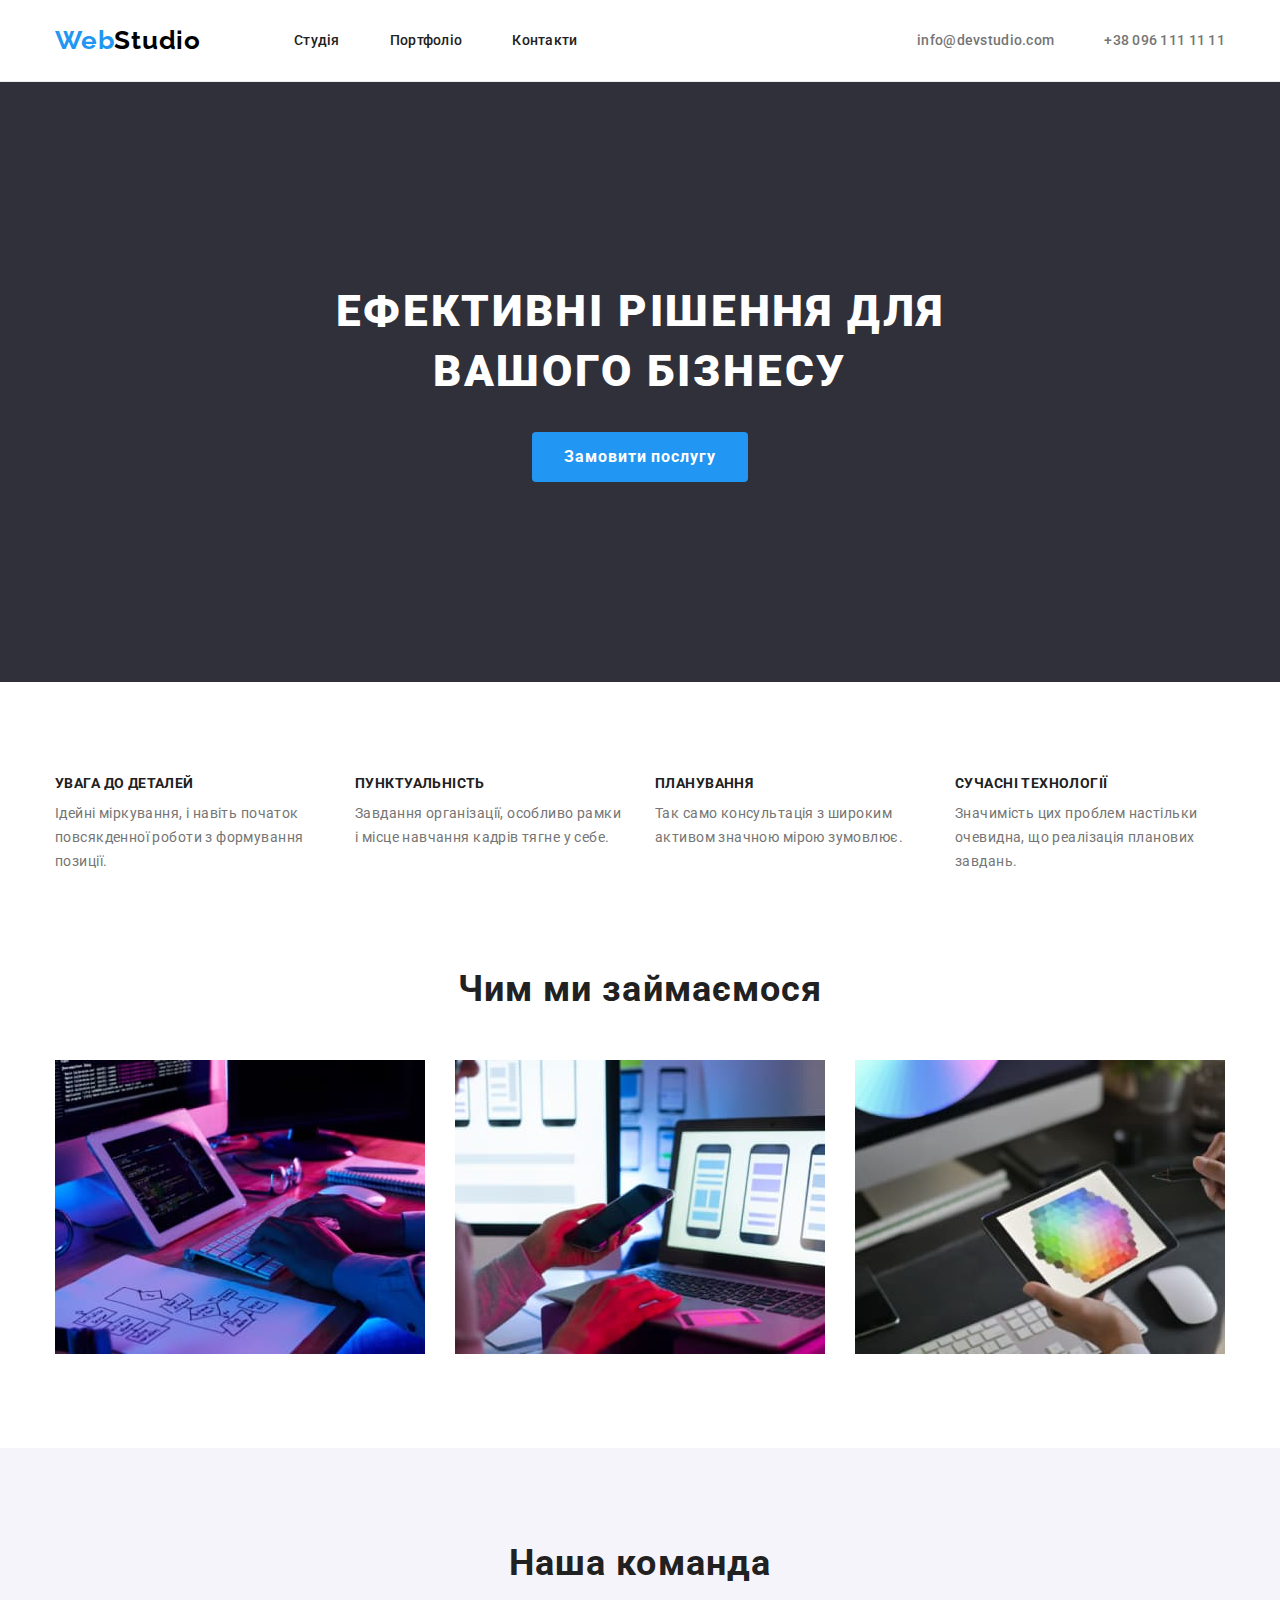
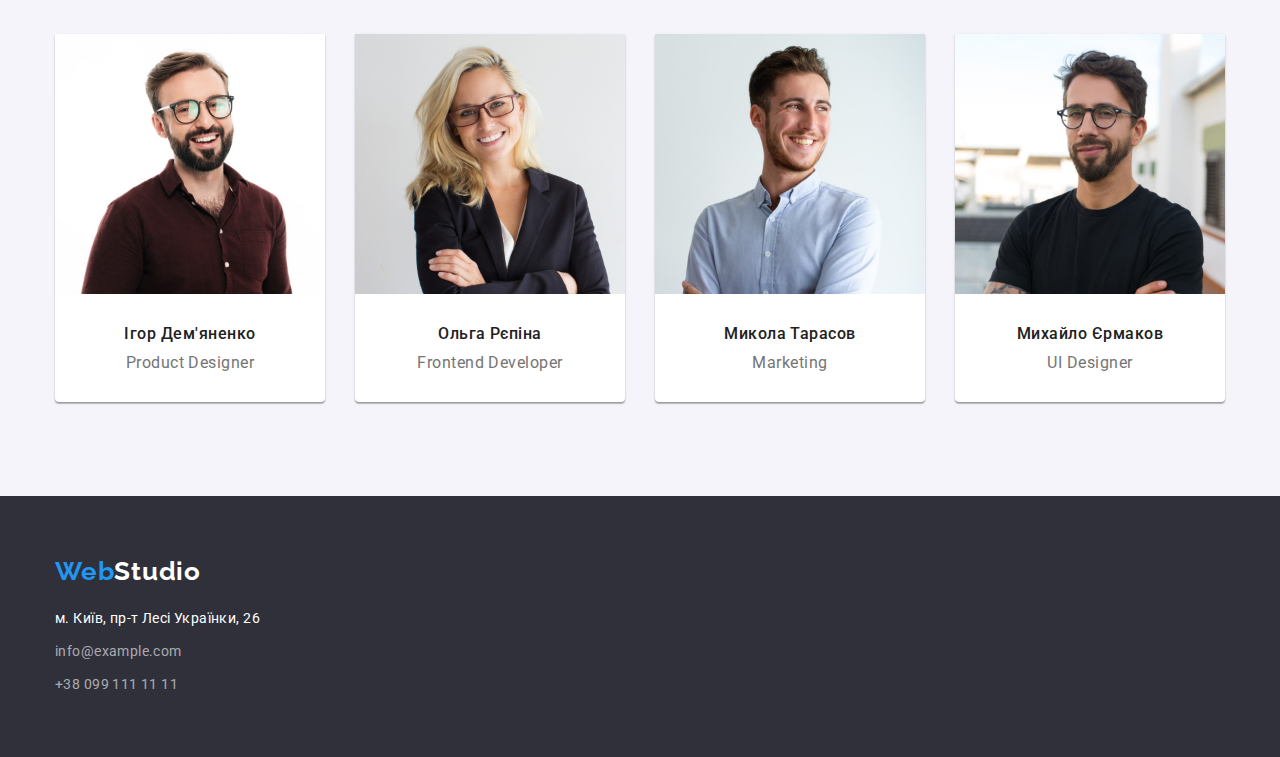
<file: index.html>
<!DOCTYPE html>
<html lang="uk">
  <head>
    <meta charset="UTF-8" />
    <meta http-equiv="X-UA-Compatible" content="IE=edge" />
    <meta name="viewport" content="width=device-width, initial-scale=1.0" />
    <title>Веб Студія</title>
    <link href="https://fonts.googleapis.com/css2?family=Raleway:wght@700&family=Roboto:wght@400;500;700&display=swap"
      rel="stylesheet">
    <link rel="stylesheet" href="https://cdn.jsdelivr.net/npm/modern-normalize@1.1.0/modern-normalize.min.css">
    <link rel="stylesheet" href="./css/styles.css">
  </head>
  <body>
    <!-- Шапка сторінки з навігацією-->
    <header class="page-header">
      <div class="container page-header-container">
      <nav class="page-nav">
        <a href="./index.html" class="logo link"> <span class="logo-icon">Web</span>Studio</a>
        <ul class="menu list">
          <li class="menu-item">
            <a class="menu-link link" href="./index.html">Студія</a>
          </li>
          <li class="menu-item">
            <a class="menu-link link" href="./portfolio.html">Портфоліо</a>
          </li>
          <li class="menu-item">
            <a class="menu-link link" href="">Контакти</a>
          </li>
        </ul>
      </nav>
        <ul class="contact list">
          <li><a class="contact-link link" href="mailto:info@devstudio.com">info@devstudio.com</a></li>
          <li><a class="contact-link link" href="tel:+380961111111">+38 096 111 11 11</a></li>
        </ul>
      </div>
    </header>

    <main>
      <!-- Основний заголовок з фоном-->
      <section class="hero">
        <div class="container">
        <h1 class="hero-title">Ефективні рішення для вашого бізнесу</h1>
        <button type="button" class="hero-btn">Замовити послугу</button> 
        </div>
      </section>

      <!-- Наші переваги-->
      <section class="about-us">
        <div class="container">
        <h2 class="about-us-title hide">Наші переваги</h2>
        <ul class="about-us-menu list">
          <li class="about-us-item">
            <h3 class="about-us-title">УВАГА ДО ДЕТАЛЕЙ</h3>
            <p class="about-us-text">
              Ідейні міркування, і навіть початок повсякденної роботи з
              формування позиції.
            </p>
          </li>
          <li class="about-us-item">
            <h3 class="about-us-title">ПУНКТУАЛЬНІСТЬ</h3>
            <p class="about-us-text">
              Завдання організації, особливо рамки і місце навчання кадрів тягне
              у себе.
            </p>
          </li>
          <li class="about-us-item">
            <h3 class="about-us-title">ПЛАНУВАННЯ</h3>
            <p class="about-us-text">
              Так само консультація з широким активом значною мірою зумовлює.
            </p>
          </li>
          <li class="about-us-item">
            <h3 class="about-us-title">СУЧАСНІ ТЕХНОЛОГІЇ</h3>
            <p class="about-us-text">
              Значимість цих проблем настільки очевидна, що реалізація планових
              завдань.
            </p>
          </li>
        </ul>
        </div>
      </section>

      <!-- Чим займаються-->
      <section class="we-doing">
        <div class="container">
        <h2 class="we-doing-title">Чим ми займаємося</h2>
        <ul class="we-doing-menu list">
          <li class="we-doing-item">
            <img
              class="we-doing-img"
              src="./images/work1.jpg"
              alt="Людмна пише програму"
              width="370"
            />
          </li>
          <li class="we-doing-item">
            <img
              class="we-doing-img"
              src="./images/work2.jpg"
              alt="Дівчина дивиться на телефон за робочим столом"
              width="370"
            />
          </li>
          <li class="we-doing-item">
            <img
              class="we-doing-img"            
              src="./images/work3.jpg"
              alt="Планшет з палітрою кольорів"
              width="370"
            />
          </li>
        </ul>
        </div>
      </section>

      <!-- секція Наша команда-->
      <section class="team">
        <div class="container">
        <h2 class="team-title">Наша команда</h2>
        <ul class="team-menu list">
          <li class="team-menu-item">
            <img class="team-img" src="./images/igor.jpg" alt="Ігор Дем'яненко" width="270" />
            <h3 class="team-name">Ігор Дем'яненко</h3>
            <p class="team-job">Product Designer</p>
          </li>
          <li class="team-menu-item">
            <img class="team-img" src="./images/olga.jpg" alt="Ольга Рєпіна" width="270" />
            <h3 class="team-name">Ольга Рєпіна</h3>
            <p class="team-job">Frontend Developer</p>
          </li>
          <li class="team-menu-item">
            <img class="team-img" src="./images/micola.jpg" alt="Микола Тарасов" width="270" />
            <h3 class="team-name">Микола Тарасов</h3>
            <p class="team-job">Marketing</p>
          </li>
          <li class="team-menu-item">
            <img class="team-img" src="./images/michaylo.jpg" alt="Михайло Єрмаков" width="270" />
            <h3 class="team-name">Михайло Єрмаков</h3>
            <p class="team-job">UI Designer</p>
          </li>
        </ul>
        </div>
      </section>
    </main>

    <!-- Підвал-->
    <footer class="footer">
      <div class="container">
      <a href="./index.html" class="logo footer-logo link"> <span class="logo-icon">Web</span>Studio</a>
      <address>
        <ul class="footer-menu list">
          <li class="list-item">
            <a href="https://goo.gl/maps/CPtrU1FHBa2aNyZL9" target="_blank" rel="noopener noreferrer nofollow"
              class="footer-adress link">
              м. Київ, пр-т Лесі Українки, 26</a>
          </li>
          <li class="list-item">
            <a  href="mailto:info@example.com" class="footer-contact link">info@example.com</a>
          </li>
          <li class="list-item">
            <a href="tel:+380991111111" class="footer-contact link">+38 099 111 11 11</a>
          </li>
        </ul>
      </address>
      </div>
    </footer>
  </body>
</html>
</file>
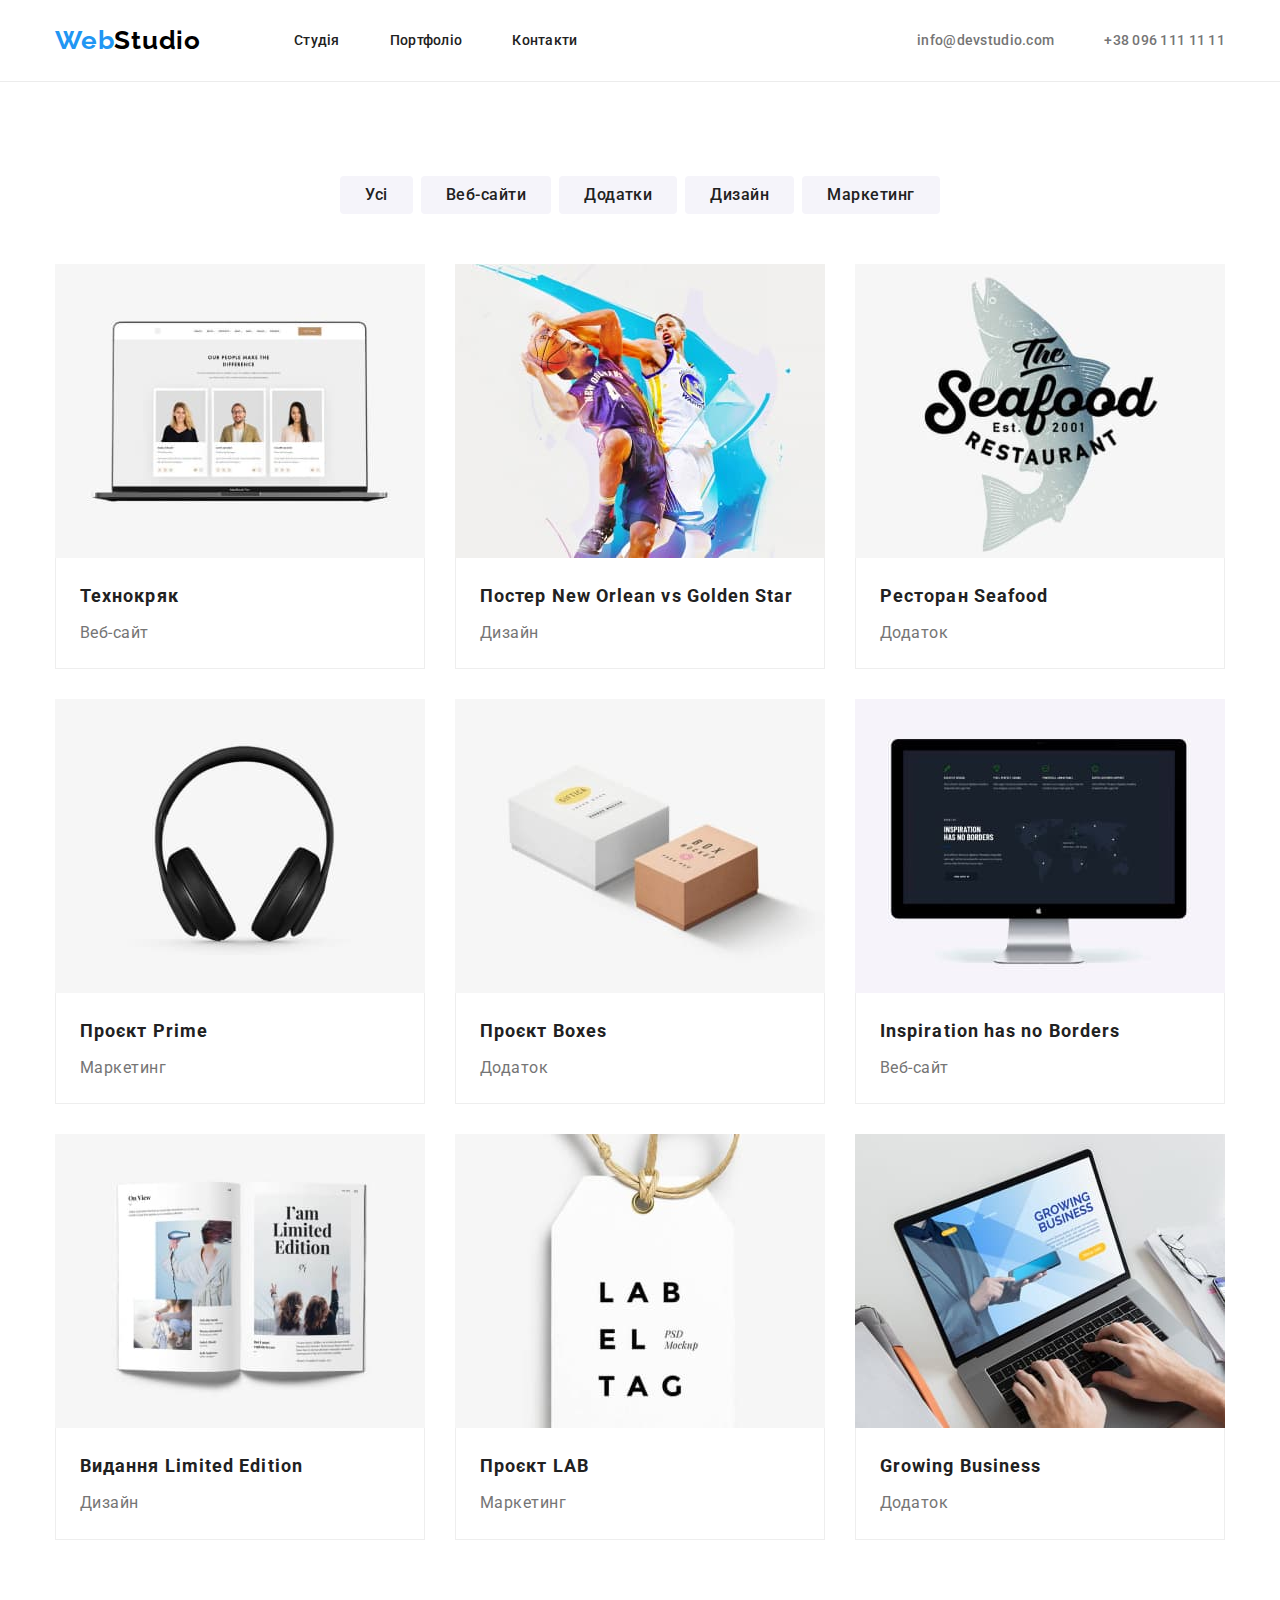
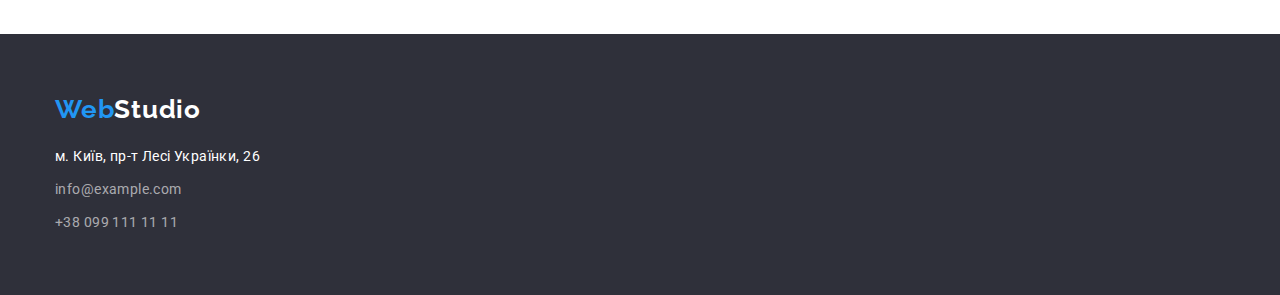
<file: portfolio.html>
<!DOCTYPE html>
<html lang="uk">

<head>
    <meta charset="UTF-8" />
    <meta http-equiv="X-UA-Compatible" content="IE=edge" />
    <meta name="viewport" content="width=device-width, initial-scale=1.0" />
    <title>Веб Студія</title>
    <link href="https://fonts.googleapis.com/css2?family=Raleway:wght@700&family=Roboto:wght@400;500;700&display=swap"
    rel="stylesheet">
    <link rel="stylesheet" href="https://cdn.jsdelivr.net/npm/modern-normalize@1.1.0/modern-normalize.min.css">
    <link rel="stylesheet" href="./css/styles.css">
</head>

<body>
    <!-- Шапка сторінки з навігацією-->
    <header class="page-header port-header">
        <div class="container page-header-container">
            <nav class="page-nav">
                <a href="./index.html" class="logo link"> <span class="logo-icon">Web</span>Studio</a>
                <ul class="menu list">
                    <li class="menu-item">
                        <a class="menu-link link" href="./index.html">Студія</a>
                    </li>
                    <li class="menu-item">
                        <a class="menu-link link" href="./portfolio.html">Портфоліо</a>
                    </li>
                    <li class="menu-item">
                        <a class="menu-link link" href="">Контакти</a>
                    </li>
                </ul>
            </nav>
                <ul class="contact list">
                    <li><a class="contact-link link" href="mailto:info@devstudio.com">info@devstudio.com</a></li>
                    <li><a class="contact-link link" href="tel:+380961111111">+38 096 111 11 11</a></li>
                </ul>
        </div>
    </header>

    <main>
        <h1 class="hide">Портфоліо</h1>
        
        <!-- Навігація по сторінці -->
        <section class="portfolio">
            <div class="container">
            <h2 class="nav-title hide">Навігація</h2>
            <ul class="nav-menu list">
                <li><button class="nav-btn" type="button">Усі</button></li>
                <li><button class="nav-btn" type="button">Веб-сайти</button></li>
                <li><button class="nav-btn" type="button">Додатки</button></li>
                <li><button class="nav-btn" type="button">Дизайн</button></li>
                <li><button class="nav-btn" type="button">Маркетинг</button></li>
            </ul>
            <h2 class="hide">Перелік макетів</h2>
            <ul class="portfolio-menu list">
                <li class="portfolio-item">
                    <a class="portfolio-link link" href="">
                    <img class="portfolio-img" src="./images/Tehcriac.jpg" alt="Технокряк" width="370">
                    <div class="border">
                        <h3 class="portfolio-title">Технокряк</h3>
                        <p class="portfolio-text">Веб-сайт</p>
                    </div>

                    </a>
                </li>
                <li class="portfolio-item">
                    <a class="portfolio-link link" href="">
                    <img class="portfolio-img" src="./images/Poster.jpg" alt="Постер New Orlean vs Golden Star" width="370">
                    <div class="border">
                        <h3 class="portfolio-title">Постер New Orlean vs Golden Star</h3>
                        <p class="portfolio-text">Дизайн</p>
                    </div>
                    </a>
                </li>
                <li class="portfolio-item">
                    <a class="portfolio-link link" href="">
                    <img class="portfolio-img" src="./images/Restoran.jpg" alt="Ресторан Seafood" width="370">
                    <div class="border">
                        <h3 class="portfolio-title">Ресторан Seafood</h3>
                        <p class="portfolio-text">Додаток</p>
                    </div>
                    </a>
                </li>
                <li class="portfolio-item">
                    <a class="portfolio-link link" href="">
                    <img class="portfolio-img" src="./images/Music.jpg" alt="Проєкт Prime" width="370">
                    <div class="border">
                        <h3 class="portfolio-title">Проєкт Prime</h3>
                        <p class="portfolio-text">Маркетинг</p>
                    </div>
                    </a>
                </li>
                <li class="portfolio-item">
                    <a class="portfolio-link link" href="">
                    <img class="portfolio-img" src="./images/Boxes.jpg" alt="Проєкт Boxes" width="370">
                    <div class="border">
                        <h3 class="portfolio-title">Проєкт Boxes</h3>
                        <p class="portfolio-text">Додаток</p>
                    </div>
                    </a>
                </li>
                <li class="portfolio-item">
                    <a class="portfolio-link link" href="">
                    <img class="portfolio-img" src="./images/Borders.jpg" alt="Inspiration has no Borders" width="370">
                    <div class="border">
                        <h3 class="portfolio-title">Inspiration has no Borders</h3>
                        <p class="portfolio-text">Веб-сайт</p>
                    </div>
                    </a>
                </li>
                <li class="portfolio-item">
                    <a class="portfolio-link link" href="">
                    <img class="portfolio-img" src="./images/Limited-edition.jpg" alt="Видання Limited Edition" width="370">
                    <div class="border">
                        <h3 class="portfolio-title">Видання Limited Edition</h3>
                        <p class="portfolio-text">Дизайн</p>
                    </div>
                    </a>
                </li>
                <li class="portfolio-item">
                    <a class="portfolio-link link" href="">
                    <img class="portfolio-img" src="./images/LAB.jpg" alt="Проєкт LAB" width="370">
                    <div class="border">
                        <h3 class="portfolio-title">Проєкт LAB</h3>
                        <p class="portfolio-text">Маркетинг</p>
                    </div>
                    </a>
                </li>
                <li class="portfolio-item">
                    <a class="portfolio-link link" href="">
                    <img class="portfolio-img" src="./images/Growing-Business.jpg" alt="Growing Business" width="370">
                    <div class="border">
                        <h3 class="portfolio-title">Growing Business</h3>
                        <p class="portfolio-text">Додаток</p>
                    </div>
                    </a>
                </li>
            </ul>
            </div>
        </section>

    </main>


    <!-- Підвал-->
    <footer class="footer">
        <div class="container">
            <a href="./index.html" class="logo footer-logo link"> <span class="logo-icon">Web</span>Studio</a>
            <address>
                <ul class="footer-menu list">
                    <li class="list-item">
                        <a href="https://goo.gl/maps/CPtrU1FHBa2aNyZL9" target="_blank" rel="noopener noreferrer nofollow"
                            class="footer-adress link">
                            м. Київ, пр-т Лесі Українки, 26</a>
                    </li>
                    <li class="list-item">
                        <a href="mailto:info@example.com" class="footer-contact link">info@example.com</a>
                    </li>
                    <li class="list-item">
                        <a href="tel:+380991111111" class="footer-contact link">+38 099 111 11 11</a>
                    </li>
                </ul>
            </address>
        </div>
    </footer>
</body>

</html>
</file>
<file: css/styles.css>
/* Основний колір логотипу - #000000 */
/* Допоміжний колір логотипу - #2196F3 */
/* Основний колір шрифту - #212121 */
/* Допоміжний колір шрифту - #757575 */

/* Основний колір фону - #F5F5F5 */
/* Допоміжний колір - #F5F4FA */
/* Колір футера - #2F303A */


:root {
    --logo-blue: #2196F3;
    --logo-black: #000000;
    --global-color: #ffffff;
    --secong-color: #F5F4FA;
    --futter-color: #2F303A;
    --text-color: #212121;
    --second-text-color: #757575;
    --text-color-while: #ffffff;

    --primary-font: 'Roboto', sans-serif;
    --secondary-font: 'Raleway', sans-serif;

}
/* обнулення налащтувань */

h1,
h2,
h3,
h4,
p {
    margin-top: 0;
    margin-bottom: 0;
    /* outline: 1px solid red; */
}

ul {
    margin-top: 0;
    margin-bottom: 0;
    padding-left: 0;
    /* outline:  1px solid red; */
}

section {
    /* outline: 2px solid green;   /////////// */
}

button {
    cursor: pointer;
}

img {
    display: block;
}


*,
::after,
::before {
    box-sizing: border-box;
}


.link {
    text-decoration: none;
}

.list {
    list-style: none;
}

.hide {
    position: absolute;
    white-space: nowrap;
    width: 1px;
    height: 1px;
    overflow: hidden;
    border: 0;
    padding: 0;
    clip: rect(0 0 0 0);
    clip-path: inset(50%);
    margin: -1px;
}



body {
    background-color: var(--global-color);
    font-family: var(--primary-font);
    margin: 0px;                        
}



.container {
    width: 1200px;
    padding-left: 15px;
    padding-right: 15px;

    margin-left: auto;
    margin-right: auto;
}



/* Header */

.logo {
    color: var(--logo-black);
    font-family: var(--secondary-font);
    font-weight: 700;
    font-size: 26px;
    line-height: 1.2;
    letter-spacing: 0.03em;

    margin-right: 93px;
}


.page-header {
    padding-top: 25px;
    padding-bottom: 25px;
    border-bottom: 1px solid #ECECEC;
}

.logo .logo-icon {
    color: var(--logo-blue);
}

.page-header-container {
    display: flex;
    align-items: center;
    justify-content: space-between;
}

.page-nav {
    display: flex;
    align-items: center;
}

.menu {
    display: flex;
    column-gap: 50px;
}

.contact {
    display: flex;
    column-gap: 50px;
}


.menu-link {
    font-weight: 500;
    font-size: 14px;
    line-height: 1.14;
    letter-spacing: 0.02em;

    color: var(--text-color);
}

.menu-link:hover,
.menu-link:focus {
    color: var(--logo-blue);
}

.contact-link {
    font-weight: 500;
    font-size: 14px;
    line-height: 1.14;
    letter-spacing: 0.02em;
    color: var(--second-text-color);
}

.contact-link:hover,
.contact-link:focus {
    color: var(--logo-blue);
}



/* Бдок героя */

.hero {
    background-color: var(--futter-color);

    margin: 0px;

    padding-top: 200px;
    padding-bottom: 200px;

    text-align: center;
}

.hero-title{
    font-weight: 900;
    font-size: 44px;
    line-height: 1.36;
    text-align: center;
    letter-spacing: 0.06em;
    text-transform: uppercase;

    color: var(--text-color-while);

    margin-bottom: 30px;
    width: 696px;
    margin-left: auto;
    margin-right: auto;
}

.hero-btn {
    font-weight: 700;
    font-size: 16px;
    line-height: 1.88;
    text-align: center;
    letter-spacing: 0.06em;
    font-family: inherit;

    background-color: var(--logo-blue);
    color: var(--text-color-while);
    cursor: pointer;

    border-radius: 4px;
    padding: 10px 32px;
    display: inline-block;
    min-width: 216px;
    border: transparent;


}


.hero-btn:hover,
.hero-btn:focus {
    background-color: #188CE8;
}



/* Наші переваги */

.about-us-title {
    font-weight: 700;
    font-size: 14px;
    line-height: 1.14;
    letter-spacing: 0.03em;
    text-transform: uppercase;

    color: var(--text-color);

    margin-bottom: 10px;
}

.about-us-menu {
    display: flex;
    column-gap: 30px;
}

.about-us-item {
    flex-basis: calc((100% - 90px)/4);
}

.about-us-text {
    font-size: 14px;
    line-height: 1.71;
    letter-spacing: 0.03em;

    color: var(--second-text-color);
}

.about-us {
    padding-bottom: 94px;
    padding-top: 94px;
}




/* Чим займаємось */

.we-doing-title {
    font-weight: 700;
    font-size: 36px;
    line-height: 1.17;
    text-align: center;
    letter-spacing: 0.03em;
    
    color: var(--text-color);

    margin-bottom: 50px;
}

.we-doing-menu {
    display: flex;
    column-gap: 30px;
}

.we-doing-item {
    flex-basis: calc((100% - 60px) /3 );
}

.we-doing-img {
    display: block;
    max-width: 100%;
    height: auto;
}

.we-doing {

    padding-bottom: 94px;
}



/* Наша команда */

.team {
    background-color: #F5F4FA;

    padding-bottom: 94px;
}

.team-title {
    font-weight: 700;
    font-size: 36px;
    line-height: 1.17;
    text-align: center;
    letter-spacing: 0.03em;

    color: var(--text-color);

    margin-bottom: 50px;
    padding-top: 94px;
}


.team-menu {
    display: flex;
    column-gap: 30px;
}


.team-menu-item {
    flex-basis: calc((100% - 90px)/4);
    box-shadow: 0px 1px 3px rgba(0, 0, 0, 0.12), 
    0px 1px 1px rgba(0, 0, 0, 0.14), 
    0px 2px 1px rgba(0, 0, 0, 0.2);
    border-radius: 0px 0px 4px 4px;
    background-color: var(--global-color);
}



.team-name {
    font-weight: 500;
    font-size: 16px;
    line-height: 1.19;
    text-align: center;
    letter-spacing: 0.03em;

    color: var(--text-color);

    margin-bottom: 10px;
    padding-top: 30px;
}

.team-job {
    font-size: 16px;
    line-height: 1.19;
    text-align: center;
    letter-spacing: 0.03em;

    color: var(--second-text-color);

    padding-bottom: 30px;
}

.team-img {
    display: block;
    max-width: 100%;
    height: auto;
}



/* Футер */

.footer {
    background-color: var(--futter-color);

    padding-top: 60px;
    padding-bottom: 60px;
}

.logo.footer-logo {
    color: var(--text-color-while);
}

.footer-logo {
    display: inline-block;
    margin-bottom: 20px;
    margin-right: 0px;
}


.footer-adress{
    font-size: 14px;
    line-height: 1.71;
    letter-spacing: 0.03em;
    font-style: normal;

    color: var(--text-color-while);

}

.footer-adress:hover,
.footer-adress:focus {
    color: var(--logo-blue);
}

.footer-contact {
    font-size: 14px;
    line-height: 1.71;
    letter-spacing: 0.03em;
    font-style: normal;

    color: rgba(255, 255, 255, 0.6);
}

.list-item {
    margin-bottom: 9px;
}

.list-item:last-child {
    margin-bottom: 0px;
}

.footer-contact:hover,
.footer-contact:focus {
    color: var(--logo-blue);
}






/* =========== Сторінка портфоліо ========== */



/* Блок навігації */

.port-header {
    border-bottom: 1px solid #ECECEC;;
}

.nav-btn {
    font-weight: 500;
    font-size: 16px;
    line-height: 1.63;
    text-align: center;
    letter-spacing: 0.03em;
    font-family: inherit;

    background-color: var(--secong-color);
    color: var(--text-color);
    cursor: pointer;


    border-radius: 4px;
    border: transparent;
    padding: 6px 25px;
    min-width: 63px;
}

.nav-menu {
    display: flex;
    margin-bottom: 50px;
    column-gap: 8px;
    justify-content: center;

}

.nav-btn:hover,
.nav-btn:focus {
    background-color: var(--logo-blue);
    color: var(--text-color-while);
}



/* Блок перелік макетів */

.portfolio {
    padding-bottom: 94px;
    padding-top: 94px;
}

.portfolio-menu {
    display: flex;
    flex-wrap: wrap;
    gap: 30px;
    flex-basis: calc((100% - 60px)/3);
}

.border {
    border: 1px solid #EEEEEE;
    padding-bottom: 20px;
    padding-left: 24px;
    padding-right: 24px;
    padding-top: 20px;
    border-top: transparent;
}

.portfolio-title {
    font-weight: 700;
    font-size: 18px;
    line-height: 2;
    letter-spacing: 0.06em;

    color: var(--text-color);

    margin-bottom: 4px;
}

.portfolio-text {
    font-size: 16px;
    line-height: 1.88;
    letter-spacing: 0.03em;

    color: var(--second-text-color);
}

.portfolio-img {
    max-width: 100%;
    height: auto;
}
</file>
